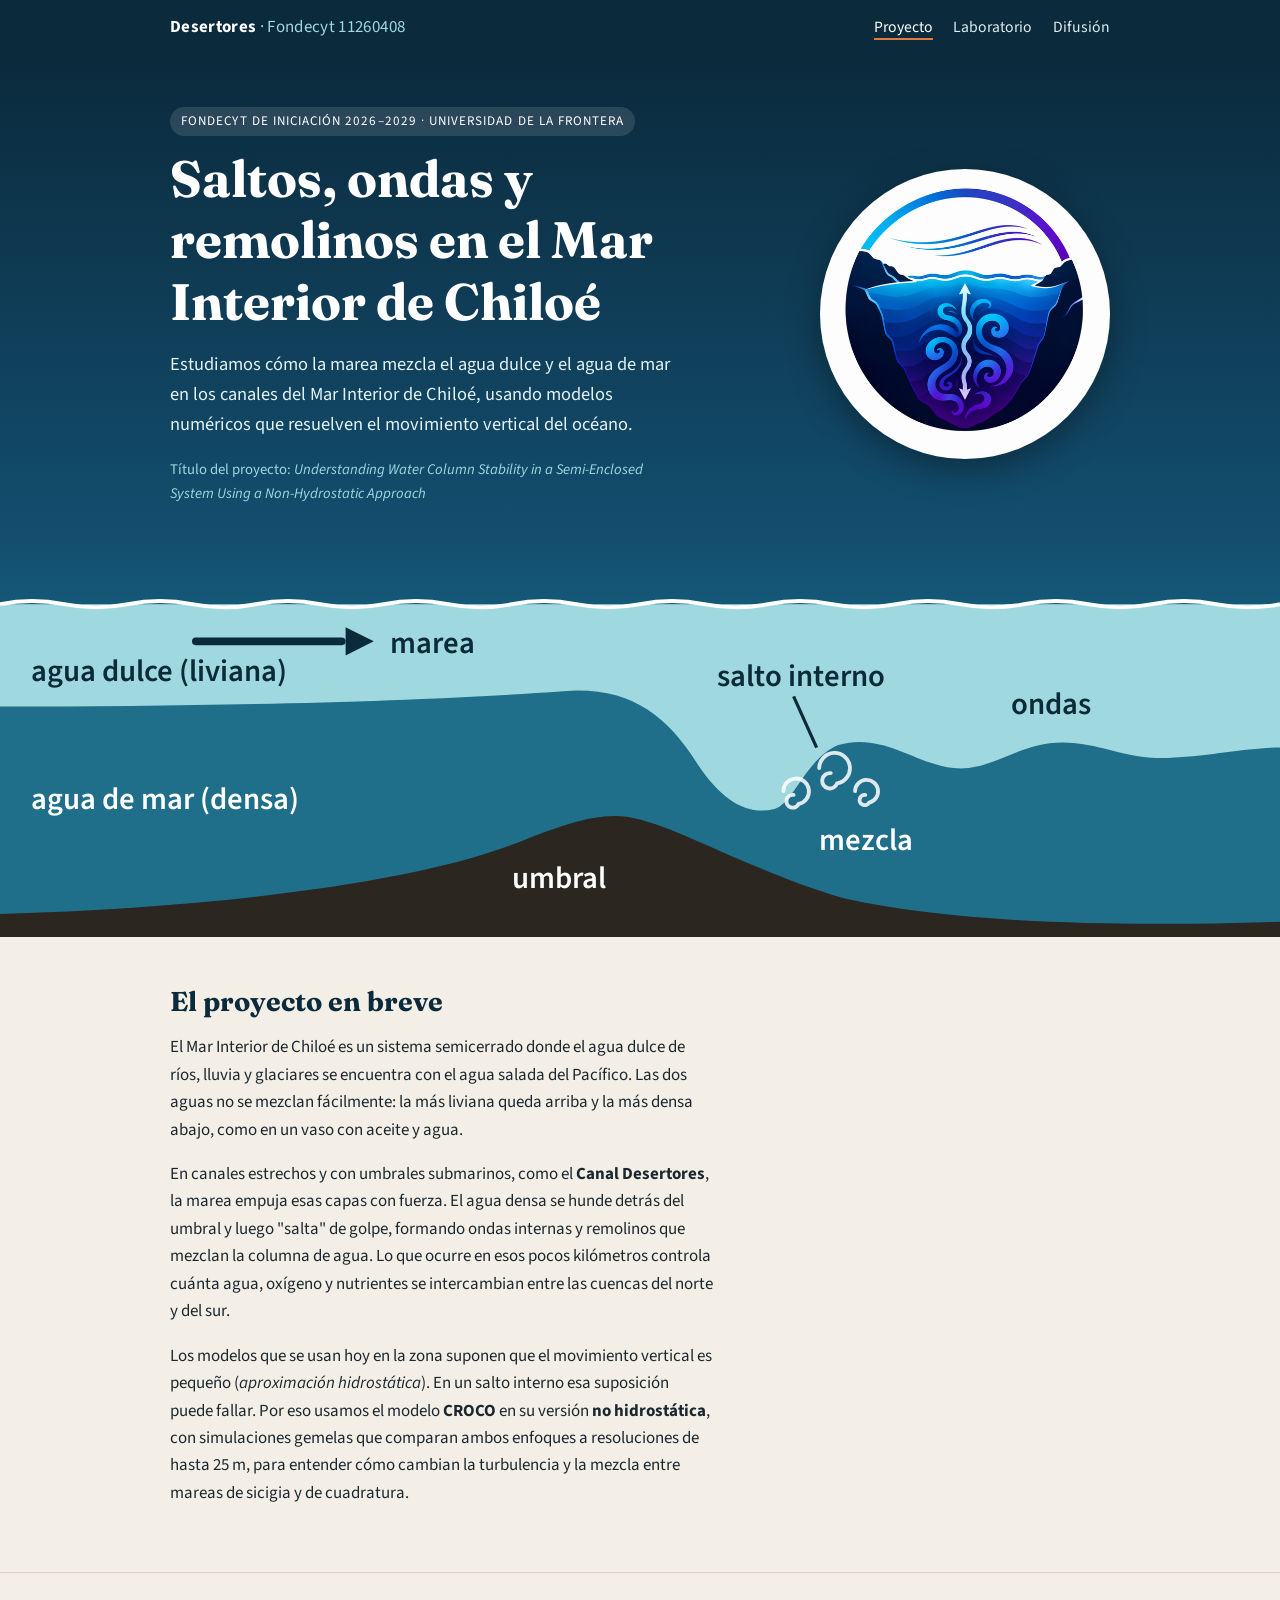
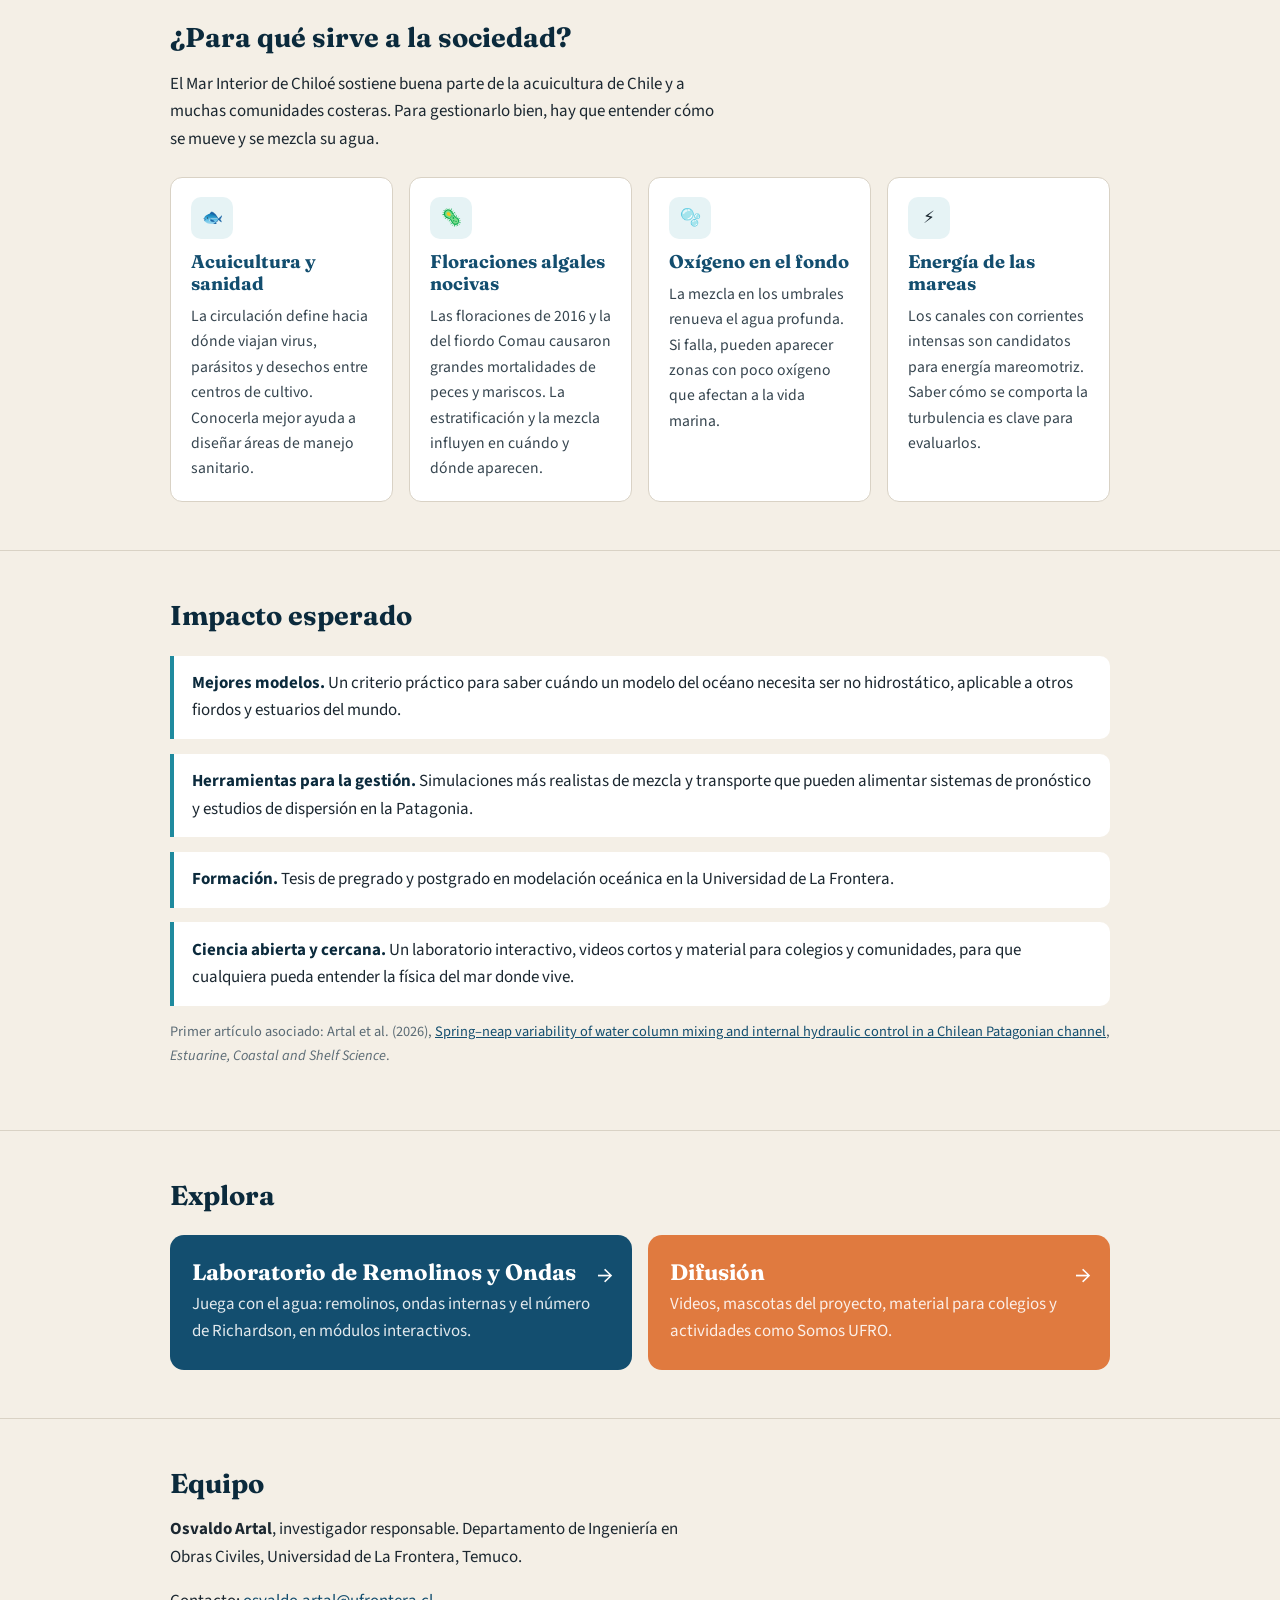
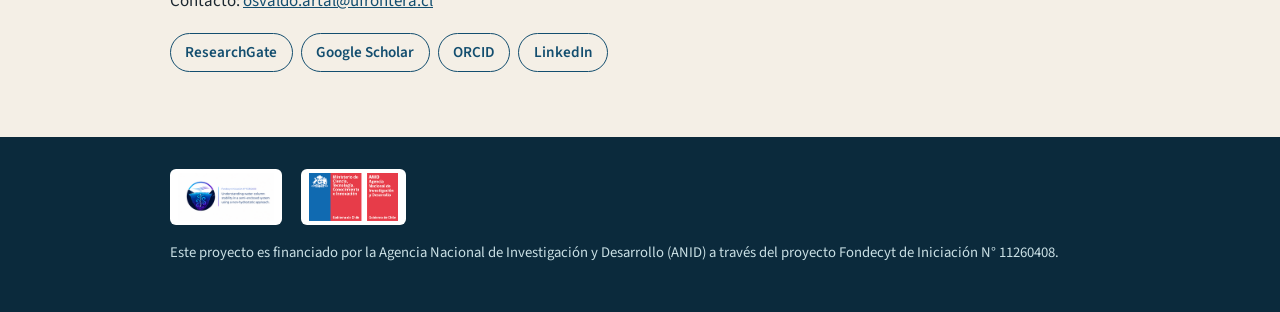
<file: index.html>
<!DOCTYPE html>
<html lang="es">
<head>
  <meta charset="utf-8">
  <meta name="viewport" content="width=device-width, initial-scale=1">
  <title>Saltos, ondas y remolinos en el Mar Interior de Chiloé · Fondecyt 11260408</title>
  <meta name="description" content="Proyecto Fondecyt de Iniciación 11260408 (ANID, UFRO): turbulencia, mezcla y saltos hidráulicos internos en el Canal Desertores, Mar Interior de Chiloé, con el modelo CROCO no hidrostático.">
  <link rel="preconnect" href="https://fonts.googleapis.com">
  <link rel="stylesheet" href="https://fonts.googleapis.com/css2?family=Fraunces:opsz,wght@9..144,600&family=Source+Sans+3:wght@400;600;700&display=swap">
  <link rel="stylesheet" href="estilo.css?v=202611261951">
</head>
<body>

<header class="barra">
  <div class="contenedor">
    <a class="marca" href="index.html">Desertores <span>· Fondecyt 11260408</span></a>
    <nav>
      <a href="index.html" aria-current="page">Proyecto</a>
      <a href="laboratorio/">Laboratorio</a>
      <a href="difusion/">Difusión</a>
    </nav>
  </div>
</header>

<div class="portada">
  <div class="contenedor portada-fila">
    <div class="portada-texto">
    <span class="etiqueta">Fondecyt de Iniciación 2026–2029 · Universidad de La Frontera</span>
    <h1>Saltos, ondas y remolinos en el Mar Interior de Chiloé</h1>
    <p class="bajada">Estudiamos cómo la marea mezcla el agua dulce y el agua de mar en los canales del Mar Interior de Chiloé, usando modelos numéricos que resuelven el movimiento vertical del océano.</p>
    <p class="titulo-oficial">Título del proyecto: <em>Understanding Water Column Stability in a Semi-Enclosed System Using a Non-Hydrostatic Approach</em></p>
  </div>
    <img class="logo-portada" src="img/logo-grande.png" alt="Logo del proyecto">
  </div>

  <!-- Esquema simplificado: flujo de dos capas sobre un umbral -->
  <svg viewBox="0 0 1000 300" role="img" aria-labelledby="esq-titulo esq-desc">
    <title id="esq-titulo">Esquema de un salto hidráulico interno</title>
    <desc id="esq-desc">La marea empuja dos capas de agua sobre un umbral submarino; la capa densa se hunde a sotavento, salta bruscamente y forma ondas y remolinos que mezclan el agua.</desc>
    <!-- capa superior (agua dulce/salobre) -->
    <rect x="0" y="40" width="1000" height="260" fill="#9fd8df"/>
    <!-- capa inferior (agua de mar densa) -->
    <path fill="#1f6f8b" d="M0,120 C170,120 330,116 440,108 C490,104 520,125 545,165 C565,195 585,205 605,200 C620,196 630,160 655,150 C690,140 715,165 745,168 C775,171 795,148 830,148 C860,148 880,162 915,160 C950,158 975,152 1000,152 L1000,300 L0,300 Z"/>
    <!-- fondo con umbral -->
    <path fill="#2b2620" d="M0,300 L0,282 C170,277 320,258 400,228 C440,212 465,203 490,206 C530,213 580,246 660,270 C750,290 880,292 1000,288 L1000,300 Z"/>
    <!-- superficie -->
    <path d="M0,40 Q25,35 50,40 T100,40 T150,40 T200,40 T250,40 T300,40 T350,40 T400,40 T450,40 T500,40 T550,40 T600,40 T650,40 T700,40 T750,40 T800,40 T850,40 T900,40 T950,40 T1000,40" fill="none" stroke="#ffffff" stroke-width="3"/>
    <!-- remolinos en el salto -->
    <g fill="none" stroke="#ffffff" stroke-width="3" stroke-linecap="round" opacity=".85">
      <path d="M612,186 a10,10 0 1,1 12,10 a5,5 0 1,1 -4,-7"/>
      <path d="M640,168 a12,12 0 1,1 14,12 a6,6 0 1,1 -5,-8"/>
      <path d="M668,186 a9,9 0 1,1 11,9 a4,4 0 1,1 -3,-6"/>
    </g>
    <!-- flecha de marea -->
    <g fill="#0b2a3c">
      <rect x="150" y="66" width="120" height="6" rx="3"/>
      <path d="M270,58 L292,69 L270,80 Z"/>
    </g>
    <g class="rotulos" font-family="Source Sans 3, Segoe UI, sans-serif" font-size="24" font-weight="600">
      <text x="305" y="78" fill="#0b2a3c">marea</text>
      <text x="24" y="100" fill="#0b2a3c">agua dulce (liviana)</text>
      <text x="24" y="200" fill="#ffffff">agua de mar (densa)</text>
      <text x="400" y="262" fill="#ffffff">umbral</text>
      <text x="560" y="104" fill="#0b2a3c">salto interno</text>
      <text x="790" y="126" fill="#0b2a3c">ondas</text>
      <text x="640" y="232" fill="#ffffff">mezcla</text>
    </g>
    <line class="rotulos" x1="620" y1="112" x2="638" y2="152" stroke="#0b2a3c" stroke-width="2.5"/>
  </svg>
  <p class="leyenda-movil contenedor">La marea empuja el agua de mar (densa, azul oscuro) sobre un umbral. Detrás de él, el agua se hunde, salta y forma ondas y remolinos que mezclan las capas.</p>
</div>

<main>
  <section id="resumen">
    <div class="contenedor"><div class="intro">
      <h2>El proyecto en breve</h2>
      <p>El Mar Interior de Chiloé es un sistema semicerrado donde el agua dulce de ríos, lluvia y glaciares se encuentra con el agua salada del Pacífico. Las dos aguas no se mezclan fácilmente: la más liviana queda arriba y la más densa abajo, como en un vaso con aceite y agua.</p>
      <p>En canales estrechos y con umbrales submarinos, como el <strong>Canal Desertores</strong>, la marea empuja esas capas con fuerza. El agua densa se hunde detrás del umbral y luego "salta" de golpe, formando ondas internas y remolinos que mezclan la columna de agua. Lo que ocurre en esos pocos kilómetros controla cuánta agua, oxígeno y nutrientes se intercambian entre las cuencas del norte y del sur.</p>
      <p>Los modelos que se usan hoy en la zona suponen que el movimiento vertical es pequeño (<em>aproximación hidrostática</em>). En un salto interno esa suposición puede fallar. Por eso usamos el modelo <strong>CROCO</strong> en su versión <strong>no hidrostática</strong>, con simulaciones gemelas que comparan ambos enfoques a resoluciones de hasta 25&nbsp;m, para entender cómo cambian la turbulencia y la mezcla entre mareas de sicigia y de cuadratura.</p>
    </div>
  </div>
  </section>

  <section id="sociedad">
    <div class="contenedor">
      <h2>¿Para qué sirve a la sociedad?</h2>
      <p class="intro">El Mar Interior de Chiloé sostiene buena parte de la acuicultura de Chile y a muchas comunidades costeras. Para gestionarlo bien, hay que entender cómo se mueve y se mezcla su agua.</p>
      <div class="tarjetas">
        <article class="tarjeta">
          <div class="icono" aria-hidden="true">🐟</div>
          <h3>Acuicultura y sanidad</h3>
          <p>La circulación define hacia dónde viajan virus, parásitos y desechos entre centros de cultivo. Conocerla mejor ayuda a diseñar áreas de manejo sanitario.</p>
        </article>
        <article class="tarjeta">
          <div class="icono" aria-hidden="true">🦠</div>
          <h3>Floraciones algales nocivas</h3>
          <p>Las floraciones de 2016 y la del fiordo Comau causaron grandes mortalidades de peces y mariscos. La estratificación y la mezcla influyen en cuándo y dónde aparecen.</p>
        </article>
        <article class="tarjeta">
          <div class="icono" aria-hidden="true">🫧</div>
          <h3>Oxígeno en el fondo</h3>
          <p>La mezcla en los umbrales renueva el agua profunda. Si falla, pueden aparecer zonas con poco oxígeno que afectan a la vida marina.</p>
        </article>
        <article class="tarjeta">
          <div class="icono" aria-hidden="true">⚡</div>
          <h3>Energía de las mareas</h3>
          <p>Los canales con corrientes intensas son candidatos para energía mareomotriz. Saber cómo se comporta la turbulencia es clave para evaluarlos.</p>
        </article>
      </div>
    </div>
  </section>

  <section id="impacto">
    <div class="contenedor">
      <h2>Impacto esperado</h2>
      <ul class="impacto">
        <li><strong>Mejores modelos.</strong> Un criterio práctico para saber cuándo un modelo del océano necesita ser no hidrostático, aplicable a otros fiordos y estuarios del mundo.</li>
        <li><strong>Herramientas para la gestión.</strong> Simulaciones más realistas de mezcla y transporte que pueden alimentar sistemas de pronóstico y estudios de dispersión en la Patagonia.</li>
        <li><strong>Formación.</strong> Tesis de pregrado y postgrado en modelación oceánica en la Universidad de La Frontera.</li>
        <li><strong>Ciencia abierta y cercana.</strong> Un laboratorio interactivo, videos cortos y material para colegios y comunidades, para que cualquiera pueda entender la física del mar donde vive.</li>
      </ul>
      <p class="nota-pie">Primer artículo asociado: Artal et al. (2026), <a href="https://doi.org/10.1016/j.ecss.2026.110142">Spring–neap variability of water column mixing and internal hydraulic control in a Chilean Patagonian channel</a>, <em>Estuarine, Coastal and Shelf Science</em>.</p>
    </div>
  </section>

  <section id="explora">
    <div class="contenedor">
      <h2>Explora</h2>
      <div class="puertas">
        <a class="puerta lab" href="laboratorio/">
          <span class="flecha" aria-hidden="true">→</span>
          <h3>Laboratorio de Remolinos y Ondas</h3>
          <p>Juega con el agua: remolinos, ondas internas y el número de Richardson, en módulos interactivos.</p>
        </a>
        <a class="puerta dif" href="difusion/">
          <span class="flecha" aria-hidden="true">→</span>
          <h3>Difusión</h3>
          <p>Videos, mascotas del proyecto, material para colegios y actividades como Somos UFRO.</p>
        </a>
      </div>
    </div>
  </section>

  <section id="equipo">
    <div class="contenedor"><div class="intro">
      <h2>Equipo</h2>
      <p><strong>Osvaldo Artal</strong>, investigador responsable. Departamento de Ingeniería en Obras Civiles, Universidad de La Frontera, Temuco.</p>
      <p>Contacto: <a href="mailto:osvaldo.artal@ufrontera.cl">osvaldo.artal@ufrontera.cl</a></p>
      <p class="perfiles">
        <a href="https://www.researchgate.net/profile/Osvaldo-Artal">ResearchGate</a>
        <a href="https://scholar.google.com/citations?user=Lv9Slc4AAAAJ&amp;hl=es">Google Scholar</a>
        <a href="https://orcid.org/0000-0003-1890-9688">ORCID</a>
        <a href="https://www.linkedin.com/in/osvaldo-artal-80723235/">LinkedIn</a>
      </p>
    </div></div>
  </section>
</main>

<footer>
  <div class="contenedor">
    <div class="logos">
      <img src="img/logo-proyecto.png" alt="Logo del proyecto" onerror="this.style.display='none'">
      <img src="img/logo-anid.png" alt="ANID" onerror="this.style.display='none'">
    </div>
    <p>Este proyecto es financiado por la Agencia Nacional de Investigación y Desarrollo (ANID) a través del proyecto Fondecyt de Iniciación N° 11260408.</p>
  </div>
</footer>

</body>
</html>
</file>
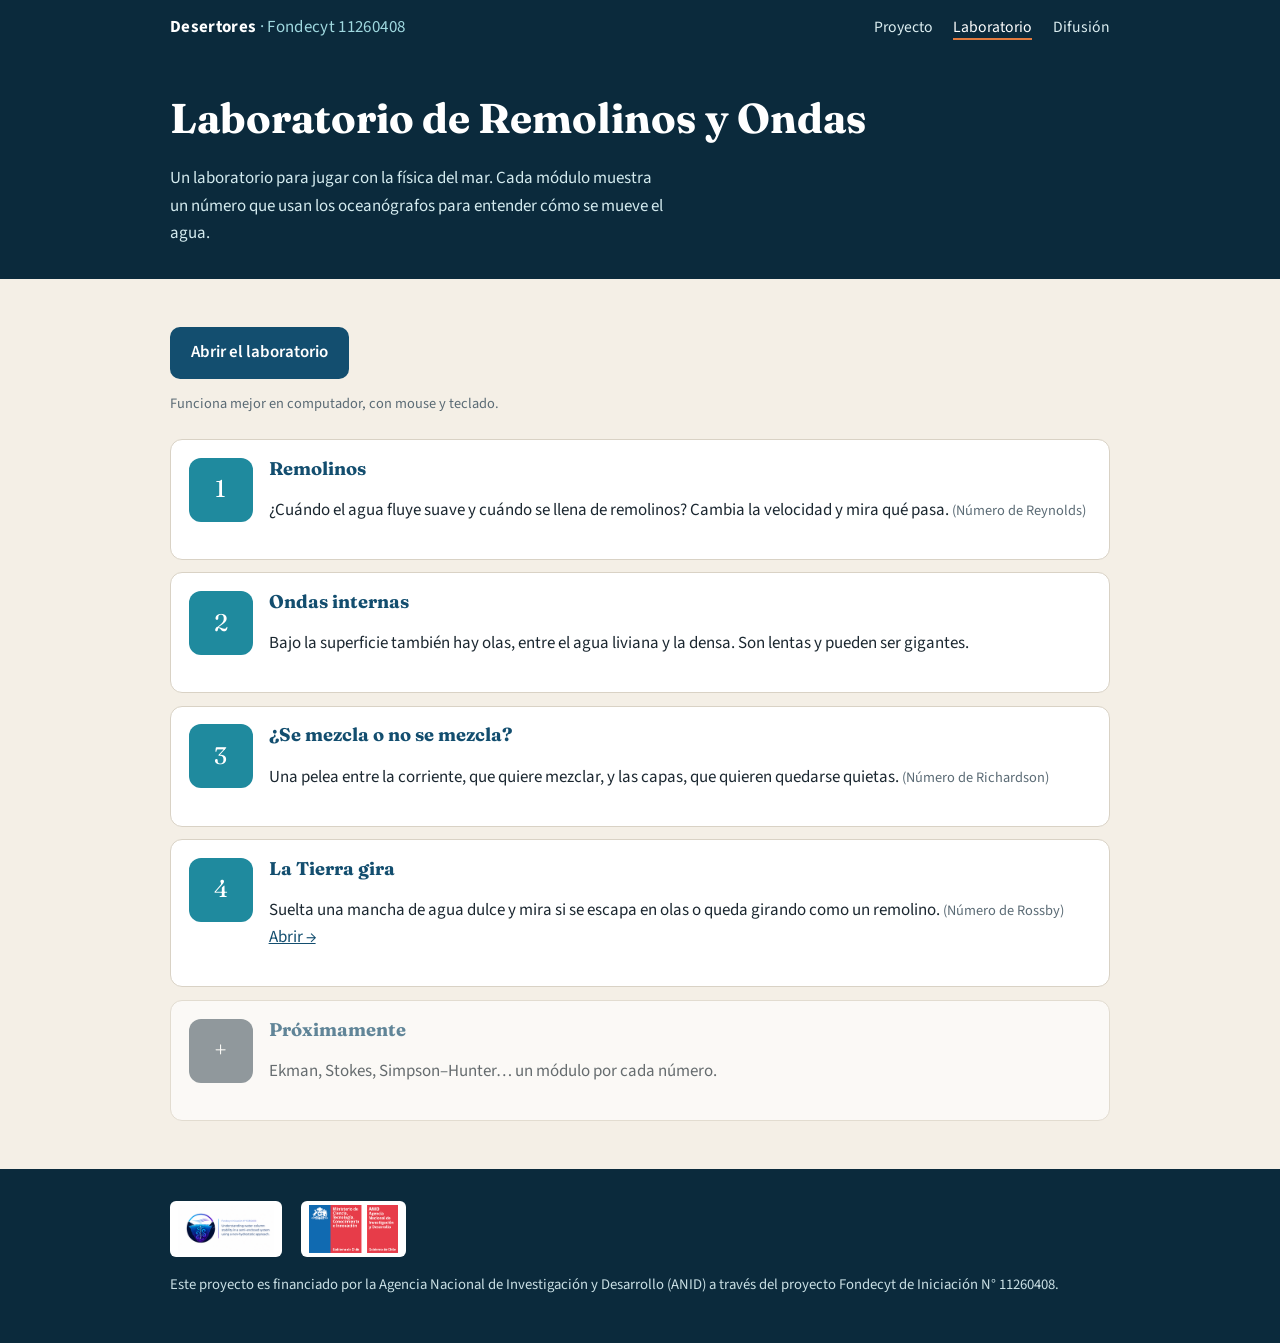
<file: laboratorio/index.html>
<!DOCTYPE html>
<html lang="es">
<head>
  <meta charset="utf-8">
  <meta name="viewport" content="width=device-width, initial-scale=1">
  <title>Laboratorio de Remolinos y Ondas · Fondecyt 11260408</title>
  <link rel="preconnect" href="https://fonts.googleapis.com">
  <link rel="stylesheet" href="https://fonts.googleapis.com/css2?family=Fraunces:opsz,wght@9..144,600&family=Source+Sans+3:wght@400;600;700&display=swap">
  <link rel="stylesheet" href="../estilo.css?v=202611261951">
</head>
<body>

<header class="barra">
  <div class="contenedor">
    <a class="marca" href="../index.html">Desertores <span>· Fondecyt 11260408</span></a>
    <nav>
      <a href="../index.html">Proyecto</a>
      <a href="./" aria-current="page">Laboratorio</a>
      <a href="../difusion/">Difusión</a>
    </nav>
  </div>
</header>

<div class="cabecera-pagina">
  <div class="contenedor">
    <h1>Laboratorio de Remolinos y Ondas</h1>
    <p>Un laboratorio para jugar con la física del mar. Cada módulo muestra un número que usan los oceanógrafos para entender cómo se mueve el agua.</p>
  </div>
</div>

<main>
  <section>
    <div class="contenedor">
      <a class="boton" href="remolinos-y-ondas.html">Abrir el laboratorio</a>
      <p class="nota-pie" style="margin-top:.8rem">Funciona mejor en computador, con mouse y teclado.</p>

      <div class="lista-modulos">
        <div class="modulo">
          <div class="num">1</div>
          <div>
            <h3>Remolinos</h3>
            <p>¿Cuándo el agua fluye suave y cuándo se llena de remolinos? Cambia la velocidad y mira qué pasa. <span class="nota-pie">(Número de Reynolds)</span></p>
          </div>
        </div>
        <div class="modulo">
          <div class="num">2</div>
          <div>
            <h3>Ondas internas</h3>
            <p>Bajo la superficie también hay olas, entre el agua liviana y la densa. Son lentas y pueden ser gigantes.</p>
          </div>
        </div>
        <div class="modulo">
          <div class="num">3</div>
          <div>
            <h3>¿Se mezcla o no se mezcla?</h3>
            <p>Una pelea entre la corriente, que quiere mezclar, y las capas, que quieren quedarse quietas. <span class="nota-pie">(Número de Richardson)</span></p>
          </div>
        </div>
        <div class="modulo">
          <div class="num">4</div>
          <div>
            <h3>La Tierra gira</h3>
            <p>Suelta una mancha de agua dulce y mira si se escapa en olas o queda girando como un remolino. <span class="nota-pie">(Número de Rossby)</span> <a href="remolinos-y-ondas.html#rossby">Abrir →</a></p>
          </div>
        </div>
        <div class="modulo pronto">
          <div class="num">+</div>
          <div>
            <h3>Próximamente</h3>
            <p>Ekman, Stokes, Simpson–Hunter… un módulo por cada número.</p>
          </div>
        </div>
      </div>
    </div>
  </section>
</main>

<footer>
  <div class="contenedor">
    <div class="logos">
      <img src="../img/logo-proyecto.png" alt="Logo del proyecto" onerror="this.style.display='none'">
      <img src="../img/logo-anid.png" alt="ANID" onerror="this.style.display='none'">
    </div>
    <p>Este proyecto es financiado por la Agencia Nacional de Investigación y Desarrollo (ANID) a través del proyecto Fondecyt de Iniciación N° 11260408.</p>
  </div>
</footer>

</body>
</html>
</file>
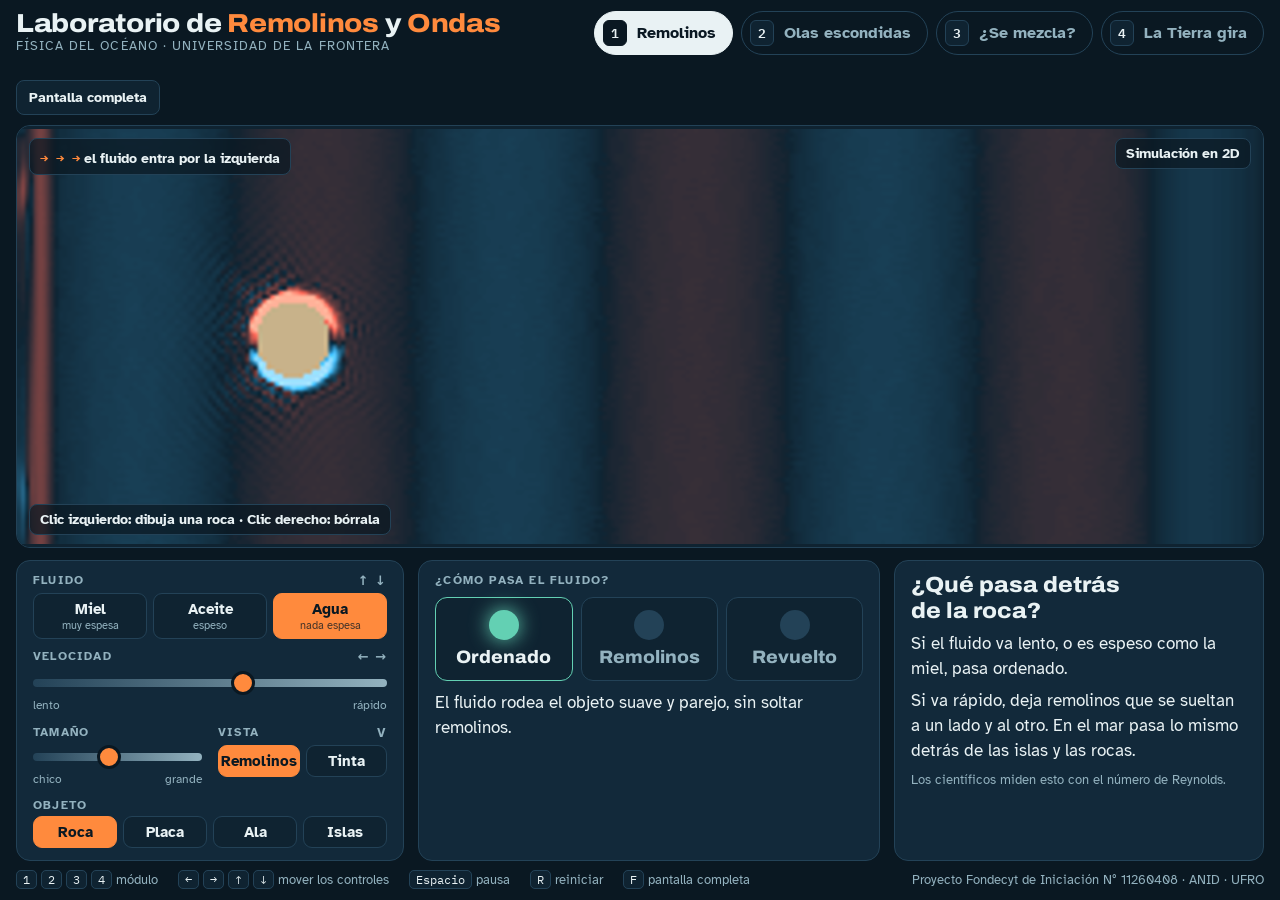
<file: laboratorio/remolinos-y-ondas.html>
<!DOCTYPE html>
<html lang="es">
<head>
<meta charset="utf-8">
<meta name="viewport" content="width=device-width, initial-scale=1">
<title>Laboratorio de Remolinos y Ondas</title>
<link rel="preconnect" href="https://fonts.googleapis.com">
<link rel="preconnect" href="https://fonts.gstatic.com" crossorigin>
<link rel="stylesheet" href="https://fonts.googleapis.com/css2?family=Archivo:wdth,wght@75..125,500..800&family=Atkinson+Hyperlegible:wght@400;700&family=IBM+Plex+Mono:wght@500;600&display=swap">
<link rel="stylesheet" href="lab.css?v=2026-11-27">
</head>
<body>
<div class="app">
  <header>
    <div class="brand">
      <h1>Laboratorio de <b>Remolinos</b> y <b>Ondas</b></h1>
      <span>Física del océano · Universidad de La Frontera</span>
    </div>
    <nav class="tabs" id="lab-tabs" role="tablist" aria-label="Módulos"></nav>
    <button class="iconbtn" id="btn-fs" title="Pantalla completa (F)">Pantalla completa</button>
  </header>

  <main></main>

  <footer>
    <span id="lab-keys"></span>
    <span><kbd>←</kbd> <kbd>→</kbd> <kbd>↑</kbd> <kbd>↓</kbd> mover los controles</span>
    <span><kbd>Espacio</kbd> pausa</span>
    <span><kbd>R</kbd> reiniciar</span>
    <span><kbd>F</kbd> pantalla completa</span>
    <span class="credit">Proyecto Fondecyt de Iniciación N° 11260408 · ANID · UFRO</span>
  </footer>
</div>
<script src="lab.js?v=2026-11-27"></script>
</body>
</html>
</file>
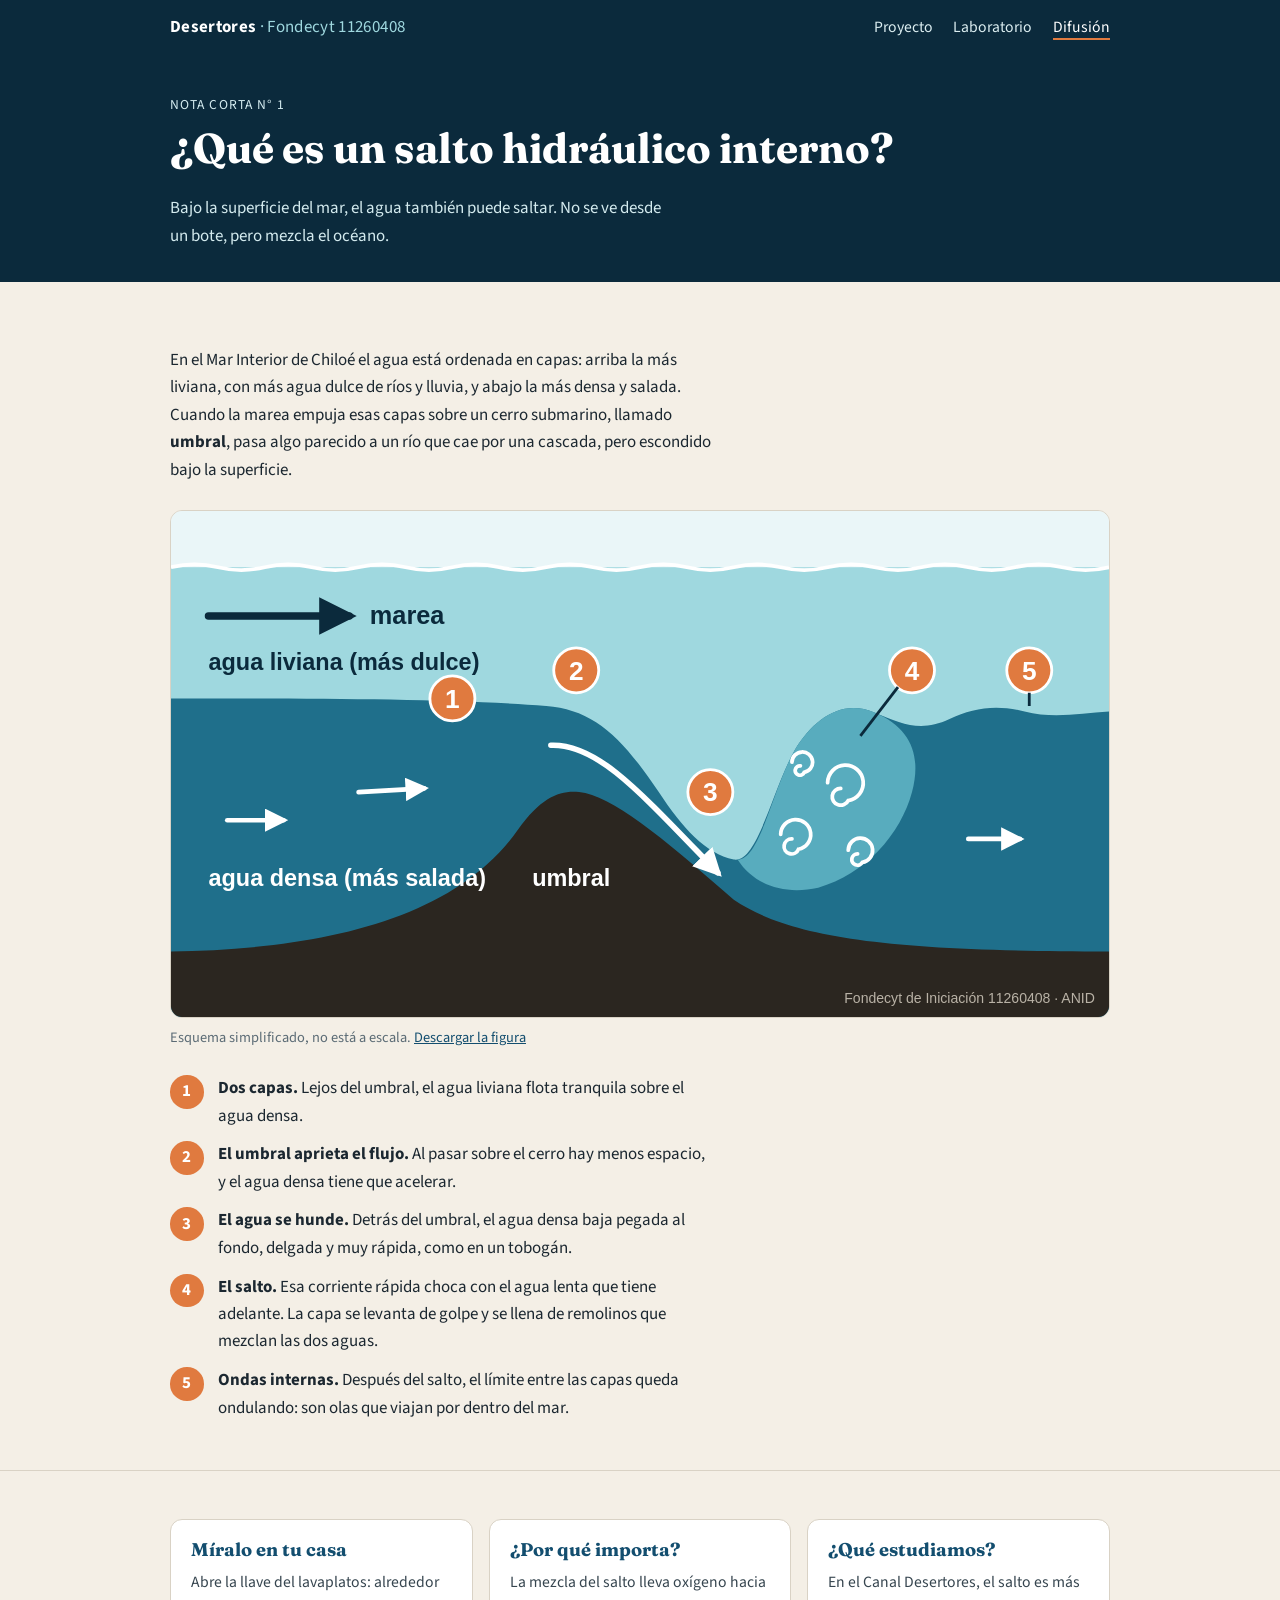
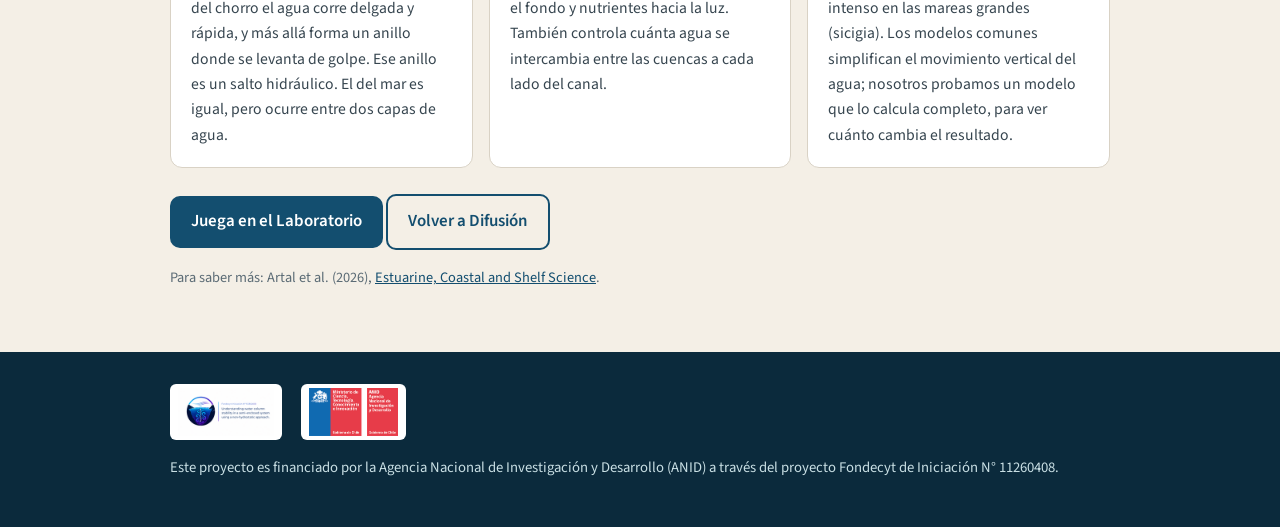
<file: difusion/notas/salto-interno.html>
<!DOCTYPE html>
<html lang="es">
<head>
  <meta charset="utf-8">
  <meta name="viewport" content="width=device-width, initial-scale=1">
  <title>¿Qué es un salto hidráulico interno? · Fondecyt 11260408</title>
  <meta name="description" content="Nota corta: cómo la marea forma saltos, remolinos y ondas bajo la superficie del Canal Desertores.">
  <link rel="preconnect" href="https://fonts.googleapis.com">
  <link rel="stylesheet" href="https://fonts.googleapis.com/css2?family=Fraunces:opsz,wght@9..144,600&family=Source+Sans+3:wght@400;600;700&display=swap">
  <link rel="stylesheet" href="../../estilo.css?v=202611261951">
</head>
<body>

<header class="barra">
  <div class="contenedor">
    <a class="marca" href="../../index.html">Desertores <span>· Fondecyt 11260408</span></a>
    <nav>
      <a href="../../index.html">Proyecto</a>
      <a href="../../laboratorio/">Laboratorio</a>
      <a href="../" aria-current="page">Difusión</a>
    </nav>
  </div>
</header>

<div class="cabecera-pagina">
  <div class="contenedor">
    <p style="font-size:.85rem;letter-spacing:.08em;text-transform:uppercase;margin-bottom:.5rem">Nota corta N° 1</p>
    <h1>¿Qué es un salto hidráulico interno?</h1>
    <p>Bajo la superficie del mar, el agua también puede saltar. No se ve desde un bote, pero mezcla el océano.</p>
  </div>
</div>

<main>
  <section>
    <div class="contenedor">
      <div class="intro">
        <p>En el Mar Interior de Chiloé el agua está ordenada en capas: arriba la más liviana, con más agua dulce de ríos y lluvia, y abajo la más densa y salada. Cuando la marea empuja esas capas sobre un cerro submarino, llamado <strong>umbral</strong>, pasa algo parecido a un río que cae por una cascada, pero escondido bajo la superficie.</p>
      </div>

      <figure class="figura">
        <img src="salto-interno.svg" alt="Esquema de un salto hidráulico interno: la marea empuja dos capas de agua sobre un umbral; el agua densa se hunde detrás del umbral y luego salta, formando remolinos y ondas.">
        <figcaption>Esquema simplificado, no está a escala. <a href="salto-interno.svg" download>Descargar la figura</a></figcaption>
      </figure>

      <ol class="pasos">
        <li><strong>Dos capas.</strong> Lejos del umbral, el agua liviana flota tranquila sobre el agua densa.</li>
        <li><strong>El umbral aprieta el flujo.</strong> Al pasar sobre el cerro hay menos espacio, y el agua densa tiene que acelerar.</li>
        <li><strong>El agua se hunde.</strong> Detrás del umbral, el agua densa baja pegada al fondo, delgada y muy rápida, como en un tobogán.</li>
        <li><strong>El salto.</strong> Esa corriente rápida choca con el agua lenta que tiene adelante. La capa se levanta de golpe y se llena de remolinos que mezclan las dos aguas.</li>
        <li><strong>Ondas internas.</strong> Después del salto, el límite entre las capas queda ondulando: son olas que viajan por dentro del mar.</li>
      </ol>
    </div>
  </section>

  <section>
    <div class="contenedor">
      <div class="tarjetas" style="margin-top:0">
        <article class="tarjeta">
          <h3>Míralo en tu casa</h3>
          <p>Abre la llave del lavaplatos: alrededor del chorro el agua corre delgada y rápida, y más allá forma un anillo donde se levanta de golpe. Ese anillo es un salto hidráulico. El del mar es igual, pero ocurre entre dos capas de agua.</p>
        </article>
        <article class="tarjeta">
          <h3>¿Por qué importa?</h3>
          <p>La mezcla del salto lleva oxígeno hacia el fondo y nutrientes hacia la luz. También controla cuánta agua se intercambia entre las cuencas a cada lado del canal.</p>
        </article>
        <article class="tarjeta">
          <h3>¿Qué estudiamos?</h3>
          <p>En el Canal Desertores, el salto es más intenso en las mareas grandes (sicigia). Los modelos comunes simplifican el movimiento vertical del agua; nosotros probamos un modelo que lo calcula completo, para ver cuánto cambia el resultado.</p>
        </article>
      </div>
      <p style="margin-top:1.6rem">
        <a class="boton" href="../../laboratorio/">Juega en el Laboratorio</a>
        <a class="boton secundario" href="../">Volver a Difusión</a>
      </p>
      <p class="nota-pie">Para saber más: Artal et al. (2026), <a href="https://doi.org/10.1016/j.ecss.2026.110142">Estuarine, Coastal and Shelf Science</a>.</p>
    </div>
  </section>
</main>

<footer>
  <div class="contenedor">
    <div class="logos">
      <img src="../../img/logo-proyecto.png" alt="Logo del proyecto" onerror="this.style.display='none'">
      <img src="../../img/logo-anid.png" alt="ANID" onerror="this.style.display='none'">
    </div>
    <p>Este proyecto es financiado por la Agencia Nacional de Investigación y Desarrollo (ANID) a través del proyecto Fondecyt de Iniciación N° 11260408.</p>
  </div>
</footer>

</body>
</html>
</file>
<file: estilo.css>
/* Sitio del proyecto Fondecyt de Iniciación 11260408 — estilo común */
:root {
  --mar-profundo: #0b2a3c;
  --mar: #134e6f;
  --salobre: #1f8a9e;
  --dulce: #9fd8df;
  --arena: #f4efe6;
  --tinta: #1b2730;
  --suave: #5b6b75;
  --acento: #e07a3f;
  --borde: #d9d2c5;
  --ancho: 980px;
}

* { box-sizing: border-box; }

html { scroll-behavior: smooth; }

body {
  margin: 0;
  font-family: "Source Sans 3", "Segoe UI", system-ui, -apple-system, sans-serif;
  font-size: 1.06rem;
  line-height: 1.62;
  color: var(--tinta);
  background: var(--arena);
}

h1, h2, h3 {
  font-family: "Fraunces", Georgia, "Times New Roman", serif;
  line-height: 1.2;
  margin: 0 0 .5em;
}
h2 { font-size: 1.7rem; color: var(--mar-profundo); }
h3 { font-size: 1.15rem; color: var(--mar); }

a { color: var(--mar); }
a:hover { color: var(--acento); }

.contenedor { max-width: var(--ancho); margin: 0 auto; padding: 0 1.25rem; }

/* ---------- barra superior ---------- */
.barra {
  background: var(--mar-profundo);
  color: #fff;
  position: sticky; top: 0; z-index: 10;
}
.barra .contenedor {
  display: flex; align-items: center; justify-content: space-between;
  gap: 1rem; min-height: 56px; flex-wrap: wrap;
}
.marca { color: #fff; text-decoration: none; font-weight: 700; letter-spacing: .02em; }
.marca span { color: var(--dulce); font-weight: 400; }
.barra nav a {
  color: #dceef1; text-decoration: none; margin-left: 1.1rem; font-size: .98rem;
}
.barra nav a:hover, .barra nav a[aria-current="page"] { color: #fff; border-bottom: 2px solid var(--acento); }

/* ---------- portada ---------- */
.portada {
  background: linear-gradient(180deg, var(--mar-profundo) 0%, var(--mar) 55%, var(--salobre) 100%);
  color: #fff;
  padding: 3.2rem 0 0;
}
.portada .etiqueta {
  display: inline-block; font-size: .82rem; letter-spacing: .08em; text-transform: uppercase;
  background: rgba(255,255,255,.12); padding: .25rem .7rem; border-radius: 99px;
}
.portada h1 { font-size: clamp(2rem, 5.2vw, 3.2rem); margin: .7rem 0 .6rem; max-width: 18ch; }
.portada .bajada { font-size: 1.15rem; max-width: 58ch; color: #e3f3f5; }
.portada .titulo-oficial { font-size: .92rem; color: var(--dulce); max-width: 70ch; margin-top: 1rem; }
.portada svg { display: block; width: 100%; height: auto; margin-top: 2rem; }

/* ---------- secciones ---------- */
section { padding: 3rem 0; }
section + section { border-top: 1px solid var(--borde); }
.intro { max-width: 68ch; }
.nota-pie { font-size: .9rem; color: var(--suave); }

.tarjetas {
  display: grid; gap: 1rem;
  grid-template-columns: repeat(auto-fit, minmax(200px, 1fr));
  margin-top: 1.5rem;
}
.tarjeta {
  background: #fff; border: 1px solid var(--borde); border-radius: 12px;
  padding: 1.2rem 1.25rem;
}
.tarjeta .icono {
  width: 42px; height: 42px; border-radius: 10px; display: grid; place-items: center;
  background: #e6f3f5; margin-bottom: .7rem;
}
.tarjeta p { margin: 0; color: #36454f; font-size: .98rem; }

.impacto { list-style: none; padding: 0; margin: 1.5rem 0 0; display: grid; gap: .9rem; }
.impacto li {
  background: #fff; border-left: 4px solid var(--salobre); border-radius: 0 10px 10px 0;
  padding: .9rem 1.1rem;
}
.impacto strong { color: var(--mar-profundo); }

/* ---------- botones grandes ---------- */
.puertas {
  display: grid; gap: 1rem; grid-template-columns: repeat(auto-fit, minmax(260px, 1fr));
  margin-top: 1.5rem;
}
.puerta {
  display: block; text-decoration: none; color: #fff; border-radius: 14px;
  padding: 1.5rem 1.4rem; position: relative; overflow: hidden;
  transition: transform .15s ease;
}
.puerta:hover { transform: translateY(-3px); color: #fff; }
.puerta h3 { color: #fff; font-size: 1.4rem; margin-bottom: .3rem; }
.puerta p { margin: 0; color: rgba(255,255,255,.88); }
.puerta .flecha { position: absolute; right: 1.2rem; top: 1.2rem; font-size: 1.6rem; }
.puerta.lab { background: var(--mar); }
.puerta.dif { background: var(--acento); }

.boton {
  display: inline-block; background: var(--mar); color: #fff; text-decoration: none;
  padding: .75rem 1.3rem; border-radius: 10px; font-weight: 600;
}
.boton:hover { background: var(--mar-profundo); color: #fff; }
.boton.secundario { background: transparent; color: var(--mar); border: 2px solid var(--mar); }

/* ---------- módulos / fichas ---------- */
.modulo {
  display: grid; grid-template-columns: 64px 1fr; gap: 1rem; align-items: start;
  background: #fff; border: 1px solid var(--borde); border-radius: 12px; padding: 1.1rem;
}
.modulo .num {
  width: 64px; height: 64px; border-radius: 12px; display: grid; place-items: center;
  font-family: "Fraunces", Georgia, serif; font-size: 1.5rem; color: #fff; background: var(--salobre);
}
.modulo.pronto { opacity: .65; }
.modulo.pronto .num { background: var(--suave); }
.lista-modulos { display: grid; gap: .8rem; margin-top: 1.5rem; }

.hueco {
  border: 2px dashed var(--borde); border-radius: 12px; padding: 1.5rem; text-align: center;
  color: var(--suave); background: rgba(255,255,255,.5);
}

.cabecera-pagina { background: var(--mar-profundo); color: #fff; padding: 2.4rem 0 2rem; }
.cabecera-pagina h1 { font-size: clamp(1.8rem, 4.5vw, 2.6rem); }
.cabecera-pagina p { color: #d4ebef; max-width: 62ch; margin: 0; }

.mascota {
  display: block; width: 100%; height: 420px; object-fit: contain;
  background: #e6f3f5; border-radius: 10px; margin-bottom: .8rem;
}

/* ---------- pie ---------- */
footer { background: var(--mar-profundo); color: #c9dfe4; padding: 2rem 0; font-size: .92rem; }
footer a { color: #fff; }
footer .logos { display: flex; gap: 1.2rem; align-items: center; flex-wrap: wrap; margin-bottom: 1rem; }
footer .logos img { height: 44px; width: auto; background: #fff; border-radius: 6px; padding: 4px 8px; }

.leyenda-movil { display: none; }

@media (max-width: 600px) {
  .portada svg .rotulos { display: none; }
  .portada svg { margin-top: 1.4rem; }
  .leyenda-movil {
    display: block; margin: 0; padding: .9rem 1.25rem 1.2rem;
    background: #2b2620; color: #e9e2d6; font-size: .92rem;
  }
  .barra nav a { margin-left: .8rem; font-size: .92rem; }
  section { padding: 2.2rem 0; }
}

.perfiles { display: flex; flex-wrap: wrap; gap: .5rem; }
.perfiles a {
  text-decoration: none; padding: .4rem .9rem; border-radius: 99px;
  border: 1.5px solid var(--mar); color: var(--mar); font-weight: 600; font-size: .95rem;
}
.perfiles a:hover { background: var(--mar); color: #fff; }

.marca img { height: 30px; width: auto; vertical-align: middle; margin-right: .5rem; border-radius: 6px; }
footer .logos img { height: 56px; }
.descarga { text-decoration: none; color: inherit; display: flex; flex-direction: column; }
.descarga img { width: 100%; height: 200px; object-fit: contain; background: #e6f3f5; border-radius: 8px; margin-bottom: .7rem; }
.descarga .bajar { margin-top: auto; padding-top: .7rem; font-weight: 600; color: var(--mar); }
.descarga:hover .bajar { color: var(--acento); }

.portada-fila { display: flex; align-items: center; gap: 2.5rem; }
.portada-texto { flex: 1; min-width: 0; }
.portada h1 { max-width: 20ch; }
.logo-portada {
  width: clamp(150px, 26vw, 290px); height: auto; flex-shrink: 0;
  border-radius: 50%; box-shadow: 0 10px 34px rgba(0,0,0,.35);
}
@media (max-width: 700px) {
  .portada-fila { flex-direction: column-reverse; align-items: flex-start; gap: 1.2rem; }
  .logo-portada { width: 130px; }
}

.archivos { display: grid; gap: .8rem; grid-template-columns: repeat(auto-fill, minmax(290px, 1fr)); margin-top: 1.2rem; }
.archivo {
  display: flex; align-items: center; gap: .9rem; text-decoration: none; color: inherit;
  background: #fff; border: 1px solid var(--borde); border-radius: 12px; padding: .8rem 1rem;
}
.archivo:hover { border-color: var(--salobre); }
.archivo-icono {
  width: 48px; height: 48px; flex-shrink: 0; border-radius: 10px; display: grid; place-items: center;
  background: var(--mar); color: #fff; font-weight: 700; font-size: .8rem; letter-spacing: .05em;
}
.archivo-texto { flex: 1; display: flex; flex-direction: column; line-height: 1.3; }
.archivo-texto small { color: var(--suave); }
.archivo-bajar { font-weight: 600; color: var(--mar); font-size: .92rem; white-space: nowrap; }
.archivo:hover .archivo-bajar { color: var(--acento); }

.figura { margin: 1.6rem 0; }
.figura img { display: block; width: 100%; height: auto; border-radius: 12px; border: 1px solid var(--borde); }
.figura figcaption { font-size: .9rem; color: var(--suave); margin-top: .5rem; }
.pasos { list-style: none; counter-reset: paso; padding: 0; margin: 0; display: grid; gap: .7rem; max-width: 68ch; }
.pasos li { counter-increment: paso; position: relative; padding-left: 3rem; min-height: 2.2rem; }
.pasos li::before {
  content: counter(paso); position: absolute; left: 0; top: 0; width: 2.1rem; height: 2.1rem;
  border-radius: 50%; background: var(--acento); color: #fff; font-weight: 700; display: grid; place-items: center;
}
.notas { display: grid; gap: 1rem; grid-template-columns: repeat(auto-fill, minmax(280px, 1fr)); margin-top: 1.2rem; }
.nota { display: block; text-decoration: none; color: inherit; background: #fff; border: 1px solid var(--borde); border-radius: 12px; overflow: hidden; }
.nota:hover { border-color: var(--salobre); }
.nota img { display: block; width: 100%; height: auto; }
.nota-texto { display: flex; flex-direction: column; gap: .2rem; padding: .9rem 1.1rem 1.1rem; }
.nota-texto small { color: var(--acento); font-weight: 700; letter-spacing: .05em; text-transform: uppercase; }
.nota-texto strong { font-family: "Fraunces", Georgia, serif; font-size: 1.15rem; color: var(--mar-profundo); }
.nota-texto span { color: #36454f; font-size: .96rem; }
</file>
<file: laboratorio/lab.css>
/* Layout: one-screen stand app — header tabs, simulation stage (fills), control/gauge/explanation band below.
   Single deliberate dark look (deep fjord water) so the simulations glow on a stand screen. */
:root {
  --abyss: #0a1822;
  --deep: #0f2331;
  --panel: #12293a;
  --line: #234257;
  --fg: #e9f2f4;
  --muted: #93b2bf;
  --buoy: #ff8a3d;
  --fresh: #8de3c6;
  --calm: #63d0b3;
  --warn: #ffd166;
  --hot: #ff6b5a;
  --rock: #c8b28a;
  --f-display: "Archivo", "Arial Narrow", system-ui, sans-serif;
  --f-body: "Atkinson Hyperlegible", "Segoe UI", system-ui, sans-serif;
  --f-data: "IBM Plex Mono", ui-monospace, "SFMono-Regular", Menlo, monospace;
  color-scheme: dark;
}
html, body { height: 100%; }
body {
  background: var(--abyss); color: var(--fg);
  font-family: var(--f-body); font-size: 17px; line-height: 1.45;
  padding-left: max(16px, env(safe-area-inset-left, 0px));
  padding-right: max(16px, env(safe-area-inset-right, 0px));
  box-sizing: border-box;
}
* { box-sizing: border-box; }
[hidden] { display: none !important; }
.app { height: 100%; display: grid; grid-template-rows: auto 1fr auto; gap: 10px; padding-block: 10px; }

/* header */
header { display: flex; align-items: center; gap: 24px; flex-wrap: wrap; }
.brand { display: flex; flex-direction: column; min-width: 0; }
.brand h1 {
  font-family: var(--f-display); font-stretch: 112%; font-weight: 800; font-size: 26px;
  letter-spacing: -0.01em; margin: 0; line-height: 1.05; text-wrap: balance;
}
.brand h1 b { color: var(--buoy); font-weight: 800; }
.brand span { color: var(--muted); font-size: 13px; letter-spacing: 0.08em; text-transform: uppercase; }
.tabs { display: flex; gap: 8px; margin-left: auto; flex-wrap: wrap; }
.tab {
  font: 600 16px var(--f-body); color: var(--muted); background: transparent;
  border: 1px solid var(--line); border-radius: 999px; padding: 8px 16px 8px 8px;
  display: inline-flex; align-items: center; gap: 10px; cursor: pointer;
}
.tab kbd { font-family: var(--f-data); font-size: 13px; background: var(--deep); border: 1px solid var(--line); border-radius: 6px; padding: 1px 7px; color: var(--fg); }
.tab[aria-selected="true"] { color: var(--abyss); background: var(--fg); border-color: var(--fg); }
.tab[aria-selected="true"] kbd { background: var(--abyss); color: var(--fg); border-color: var(--abyss); }
.iconbtn { font: 600 14px var(--f-body); color: var(--fg); background: var(--deep); border: 1px solid var(--line); border-radius: 8px; padding: 8px 12px; cursor: pointer; }
button:focus-visible, input:focus-visible { outline: 3px solid var(--buoy); outline-offset: 2px; }

/* module */
main { min-height: 0; display: grid; }
.module { min-height: 0; display: grid; grid-template-rows: minmax(180px, 1fr) auto; gap: 12px; }
.stage { position: relative; min-height: 0; border-radius: 14px; overflow: hidden; background: var(--deep); border: 1px solid var(--line); }
.stage canvas { position: absolute; inset: 0; width: 100%; height: 100%; display: block; cursor: crosshair; touch-action: none; }
.tag {
  position: absolute; pointer-events: none; font: 600 14px var(--f-body); color: var(--fg);
  background: rgba(10, 24, 34, 0.72); border: 1px solid var(--line); border-radius: 8px; padding: 6px 10px;
}
.tag.tl { top: 12px; left: 12px; }
.tag.tr { top: 12px; right: 12px; text-align: right; }
.tag.bl { bottom: 12px; left: 12px; }
.tag .arrow { font-family: var(--f-data); color: var(--buoy); }
.demo-chip {
  position: absolute; left: 50%; top: 14px; transform: translateX(-50%);
  font: 700 18px var(--f-display); font-stretch: 105%; color: var(--abyss); background: var(--buoy);
  border-radius: 999px; padding: 8px 20px; pointer-events: none;
}
.toast { position: absolute; left: 50%; bottom: 16px; transform: translateX(-50%); background: var(--fg); color: var(--abyss); border-radius: 8px; padding: 8px 14px; font-weight: 700; pointer-events: none; }

/* bottom band */
.panel { display: grid; grid-template-columns: minmax(0, 1.05fr) minmax(0, 1.25fr) minmax(0, 1fr); gap: 14px; }
.card { background: var(--panel); border: 1px solid var(--line); border-radius: 14px; padding: 12px 16px; min-width: 0; display: flex; flex-direction: column; gap: 10px; }
.label { font: 700 12px var(--f-body); letter-spacing: 0.1em; text-transform: uppercase; color: var(--muted); display: flex; justify-content: space-between; gap: 8px; }
.label output { font-family: var(--f-data); letter-spacing: 0; text-transform: none; color: var(--fg); font-size: 15px; font-weight: 600; }
.controls { display: grid; grid-template-columns: minmax(0, 1fr) minmax(0, 1fr); gap: 10px 16px; align-content: start; }
.controls .wide { grid-column: 1 / -1; }
.ctl { display: flex; flex-direction: column; gap: 4px; min-width: 0; }
.seg { display: grid; grid-template-columns: repeat(var(--n, 4), minmax(0, 1fr)); gap: 6px; }
.seg button {
  font: 700 15px var(--f-body); color: var(--fg); background: var(--deep); border: 1px solid var(--line);
  border-radius: 9px; padding: 6px 6px; cursor: pointer; display: flex; flex-direction: column; align-items: center; gap: 1px; min-width: 0;
}
.seg button small { font: 400 11px var(--f-body); color: var(--muted); white-space: nowrap; overflow: hidden; text-overflow: ellipsis; max-width: 100%; }
.seg button[aria-pressed="true"] { background: var(--buoy); border-color: var(--buoy); color: var(--abyss); }
.seg button[aria-pressed="true"] small { color: rgba(10, 24, 34, 0.75); }
input[type="range"] { -webkit-appearance: none; appearance: none; width: 100%; height: 28px; background: transparent; cursor: pointer; margin: 0; }
input[type="range"]::-webkit-slider-runnable-track { height: 8px; border-radius: 99px; background: linear-gradient(90deg, var(--line), var(--muted)); }
input[type="range"]::-moz-range-track { height: 8px; border-radius: 99px; background: linear-gradient(90deg, var(--line), var(--muted)); }
input[type="range"]::-webkit-slider-thumb { -webkit-appearance: none; width: 24px; height: 24px; border-radius: 50%; background: var(--buoy); border: 3px solid var(--abyss); margin-top: -8px; }
input[type="range"]::-moz-range-thumb { width: 20px; height: 20px; border-radius: 50%; background: var(--buoy); border: 3px solid var(--abyss); }
.ends { display: flex; justify-content: space-between; font-size: 12px; color: var(--muted); margin-top: -4px; }

/* gauge */
.bignum { display: flex; align-items: baseline; gap: 14px; flex-wrap: wrap; }
.bignum .sym { font: 700 30px var(--f-display); font-stretch: 90%; color: var(--muted); }
.bignum .val { font: 700 56px/1 var(--f-display); font-stretch: 100%; font-variant-numeric: tabular-nums lining-nums; letter-spacing: -0.01em; }
.regime { display: inline-flex; align-items: center; gap: 8px; font: 800 20px var(--f-display); font-stretch: 108%; }
.regime i { width: 14px; height: 14px; border-radius: 50%; background: var(--calm); display: inline-block; }
.gaugebox { width: 100%; overflow: hidden; }
.gaugebox svg { width: 100%; height: auto; display: block; }
.sub { color: var(--muted); font-size: 15px; margin: 0; }

/* traffic light (three states) */
.lights { display: grid; grid-template-columns: repeat(3, minmax(0, 1fr)); gap: 8px; }
.light {
  --c: var(--calm); border: 1px solid var(--line); border-radius: 12px; background: var(--deep); color: var(--muted);
  font: 800 18px/1.1 var(--f-display); font-stretch: 105%; text-align: center; padding: 12px 6px;
  display: flex; flex-direction: column; align-items: center; gap: 8px; min-width: 0;
}
.light i { width: 30px; height: 30px; border-radius: 50%; background: var(--line); }
.light.on { color: var(--fg); border-color: var(--c); }
.light.on i { background: var(--c); box-shadow: 0 0 20px var(--c); }
.lights + .sub { font-size: 17px; color: var(--fg); }
.gauge .sub { min-height: 2.9em; }

/* mixing meter */
.mixrow { display: grid; grid-template-columns: auto minmax(0, 1fr) 4.5ch; align-items: center; gap: 10px; }
.mixrow output { font: 600 15px var(--f-data); text-align: right; }
.mixbar { height: 14px; border-radius: 99px; background: var(--deep); border: 1px solid var(--line); overflow: hidden; }
.mixbar i { display: block; height: 100%; width: 0%; border-radius: 99px; background: linear-gradient(90deg, var(--fresh), var(--buoy)); }
.pill { font: 700 15px var(--f-body); color: var(--fg); background: var(--deep); border: 1px solid var(--line); border-radius: 9px; padding: 8px 12px; cursor: pointer; }

/* explanation */
.explain h2 { font: 800 22px/1.15 var(--f-display); font-stretch: 108%; margin: 0; text-wrap: balance; color: var(--fg); }
.explain p { margin: 0; max-width: 62ch; }
.explain { gap: 8px; }
.formula { font-family: var(--f-data); font-size: 15px; background: var(--deep); border: 1px solid var(--line); border-radius: 8px; padding: 6px 10px; align-self: flex-start; }
.formula em { font-style: normal; color: var(--buoy); }
.fine { font-size: 13px; color: var(--muted); }

footer { display: flex; gap: 14px 20px; flex-wrap: wrap; align-items: center; font-size: 13px; color: var(--muted); }
footer kbd { font-family: var(--f-data); font-size: 12px; color: var(--fg); background: var(--deep); border: 1px solid var(--line); border-radius: 5px; padding: 1px 6px; }
footer .credit { margin-left: auto; }

@media (max-width: 1100px) {
  .panel { grid-template-columns: minmax(0, 1fr) minmax(0, 1fr); }
  .explain { grid-column: 1 / -1; }
}
@media (max-width: 700px) {
  html, body { height: auto; }
  .app { height: auto; }
  .module { grid-template-rows: auto auto; }
  .stage { aspect-ratio: 3 / 1; max-width: 100%; }
  .tag.tr, .tag.bl { display: none; }
  .tag { font-size: 12px; padding: 4px 8px; }
  .panel { grid-template-columns: minmax(0, 1fr); }
  .tabs { margin-left: 0; }
  .bignum .val { font-size: 40px; }
  footer .credit { margin-left: 0; }
}
@media (min-width: 1700px) { body { font-size: 18px; } .brand h1 { font-size: 30px; } .bignum .val { font-size: 60px; } }
/* pestañas como enlaces y aviso de carga (laboratorio modular) */
body { margin: 0; }
.brand a { color: inherit; text-decoration: none; }
.loading { align-self: center; justify-self: center; color: var(--muted); font: 600 18px var(--f-body); }
</file>
